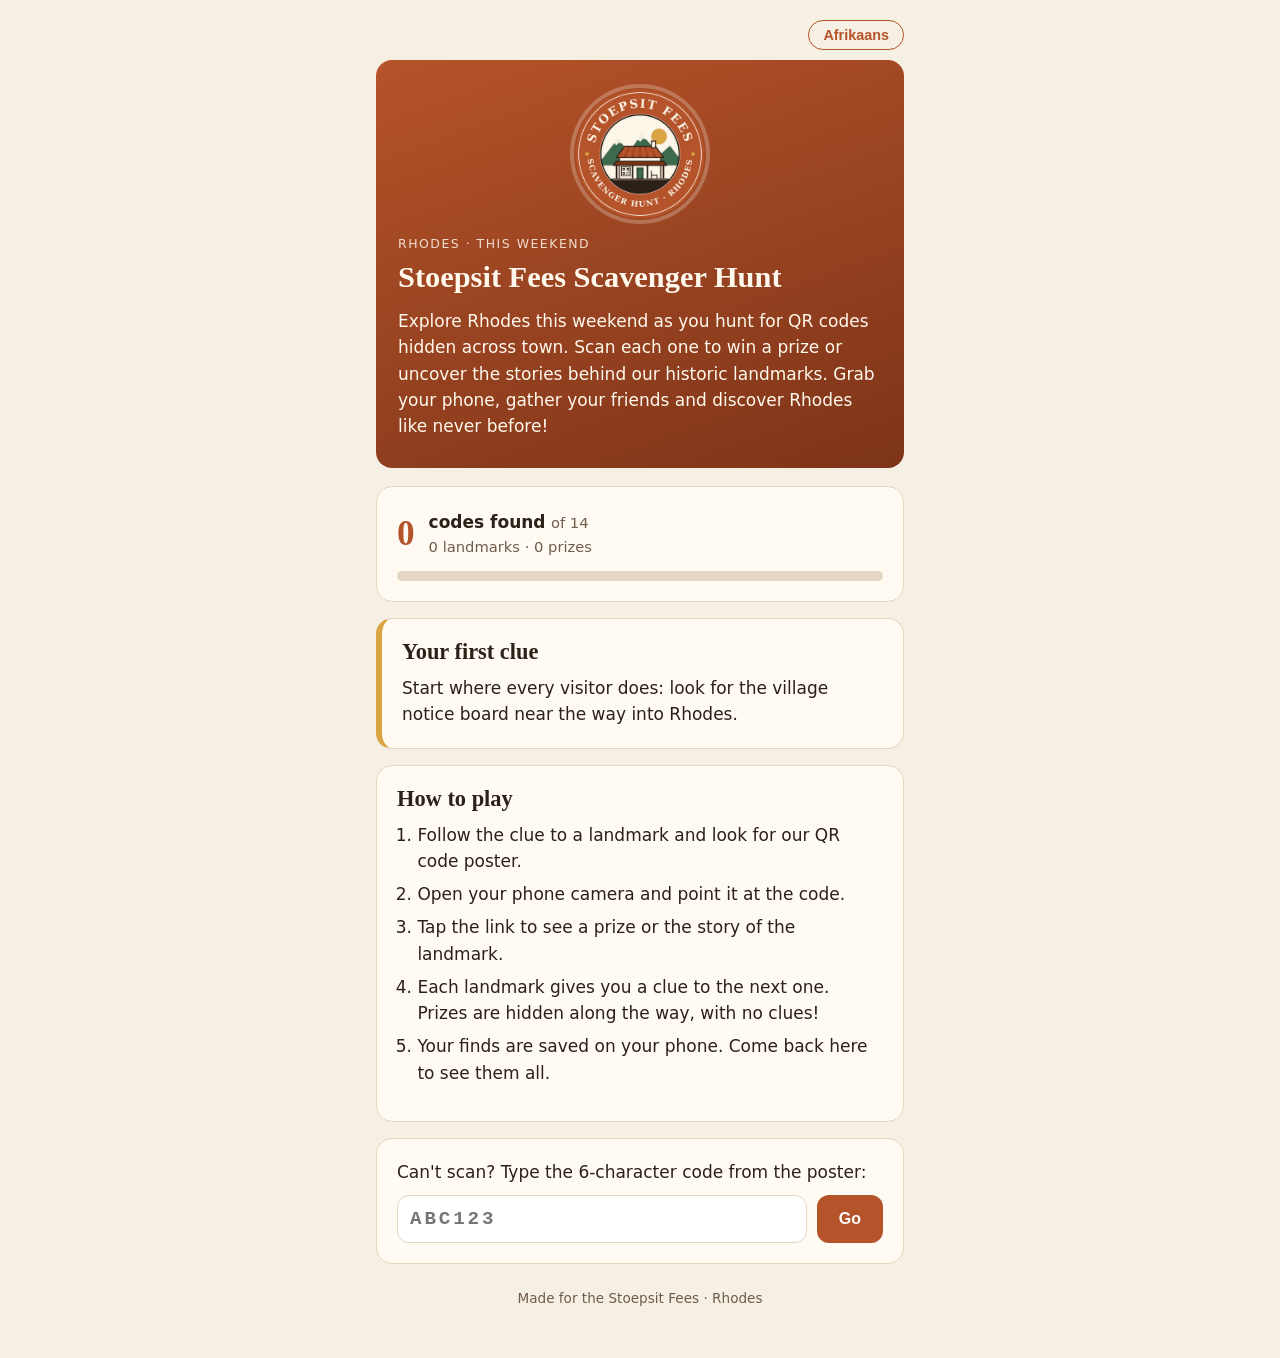
<file: index.html>
<!doctype html>
<html lang="en">
<head>
  <meta charset="utf-8">
  <meta name="viewport" content="width=device-width, initial-scale=1">
  <meta name="theme-color" content="#b5532a">
  <title>Stoepsit Fees Scavenger Hunt</title>
  <meta name="description" content="Hunt for QR codes hidden across Rhodes. Win prizes and uncover the stories behind our historic landmarks.">
  <meta property="og:title" content="Stoepsit Fees Scavenger Hunt">
  <meta property="og:description" content="Hunt for QR codes hidden across Rhodes. Win prizes and uncover the stories behind our historic landmarks.">
  <meta property="og:image" content="https://monnavz.github.io/Scavenger_Hunt/logo.png">
  <link rel="icon" type="image/png" href="icon-180.png">
  <link rel="apple-touch-icon" href="icon-180.png">
  <link rel="stylesheet" href="style.css">
</head>
<body>
  <main class="wrap">
    <div class="topbar"><button id="lang" class="lang" type="button"></button></div>

    <section class="hero">
      <img class="logo" src="logo.png" alt="" width="132" height="132">
      <div class="kicker" id="kicker"></div>
      <h1 id="title">Stoepsit Fees Scavenger Hunt</h1>
      <p id="intro"></p>
    </section>

    <section class="card">
      <div class="progress">
        <div class="num" id="count">0</div>
        <div>
          <div><strong id="lbl-found"></strong> <span class="muted" id="of"></span></div>
          <div class="muted" id="split"></div>
        </div>
      </div>
      <div class="bar"><span id="bar" style="width:0"></span></div>
    </section>

    <section class="card finish" id="finish-card" hidden>
      <h2 id="finish-title"></h2>
      <p id="finish-text"></p>
    </section>

    <section class="card clue" id="clue-card" hidden>
      <h2 id="clue-title"></h2>
      <p id="clue-text" style="margin:0"></p>
    </section>

    <section class="card">
      <h2 id="how-title"></h2>
      <ol class="steps" id="how"></ol>
      <p class="muted" id="contact" style="margin-top:12px"></p>
    </section>

    <section class="card">
      <form id="code-form" autocomplete="off">
        <label for="code" id="code-label"></label>
        <div class="code-row">
          <input id="code" name="c" maxlength="6" autocapitalize="characters" autocorrect="off" spellcheck="false" placeholder="ABC123" required>
          <button class="btn" type="submit" id="code-go"></button>
        </div>
      </form>
    </section>

    <section class="card" id="found-card" hidden>
      <h2 id="finds-title"></h2>
      <ul class="found-list" id="found"></ul>
    </section>

    <footer id="footer"></footer>
  </main>

  <script src="data.js"></script>
  <script src="app.js"></script>
  <script>
    var H = window.HUNT, s = Hunt.state(), esc = Hunt.esc, T = Hunt.T, L = Hunt.L;
    function set(id, text) { document.getElementById(id).textContent = text; }
    Hunt.initLang();

    document.title = L(H, "title");
    set("title", L(H, "title"));
    set("intro", L(H, "intro"));
    set("kicker", H.town + " · " + L(H, "dates"));
    if (H.contact) set("contact", L(H, "contact"));
    set("lbl-found", T("codesFound"));
    set("how-title", T("howTitle"));
    document.getElementById("how").innerHTML = T("how").map(function (x) { return "<li>" + esc(x) + "</li>"; }).join("");
    set("code-label", T("cantScan"));
    set("code-go", T("go"));
    set("finds-title", T("yourFinds"));
    set("finish-title", T("allTitle"));
    set("finish-text", T("allHome"));
    set("footer", T("madeFor") + " · " + H.town);

    var stops = Hunt.active(), total = stops.length;
    var found = stops.filter(function (x) { return s.found[x.code]; })
      .sort(function (a, b) { return s.found[b.code] - s.found[a.code]; });
    var nH = found.filter(function (x) { return x.type === "history"; }).length;
    var nP = found.length - nH;

    set("count", found.length);
    set("of", T("of") + " " + total);
    set("split", nH + " " + T(nH === 1 ? "landmark" : "landmarks") + " · " + nP + " " + T(nP === 1 ? "prize" : "prizes"));
    document.getElementById("bar").style.width = (total ? (100 * found.length / total) : 0) + "%";

    var next = Hunt.nextLandmark(s.found, null);
    if (total && found.length === total) {
      document.getElementById("finish-card").hidden = false;
    } else if (next) {
      document.getElementById("clue-card").hidden = false;
      set("clue-title", T(found.length ? "nextClue" : "firstClue"));
      set("clue-text", L(next, "clue"));
    }

    if (found.length) {
      document.getElementById("found-card").hidden = false;
      document.getElementById("found").innerHTML = found.map(function (x) {
        return '<li><a href="stop.html?c=' + encodeURIComponent(x.code) + '">' +
          '<span class="tag ' + x.type + '">' + esc(T(x.type === "prize" ? "tagPrize" : "tagLandmark")) + "</span>" +
          "<span>" + esc(L(x, "name")) + "</span></a></li>";
      }).join("");
    }

    document.getElementById("code-form").onsubmit = function (e) {
      e.preventDefault();
      var c = document.getElementById("code").value.replace(/[^a-z0-9]/gi, "").toUpperCase();
      if (c) location.href = "stop.html?c=" + encodeURIComponent(c);
    };
  </script>
</body>
</html>
</file>
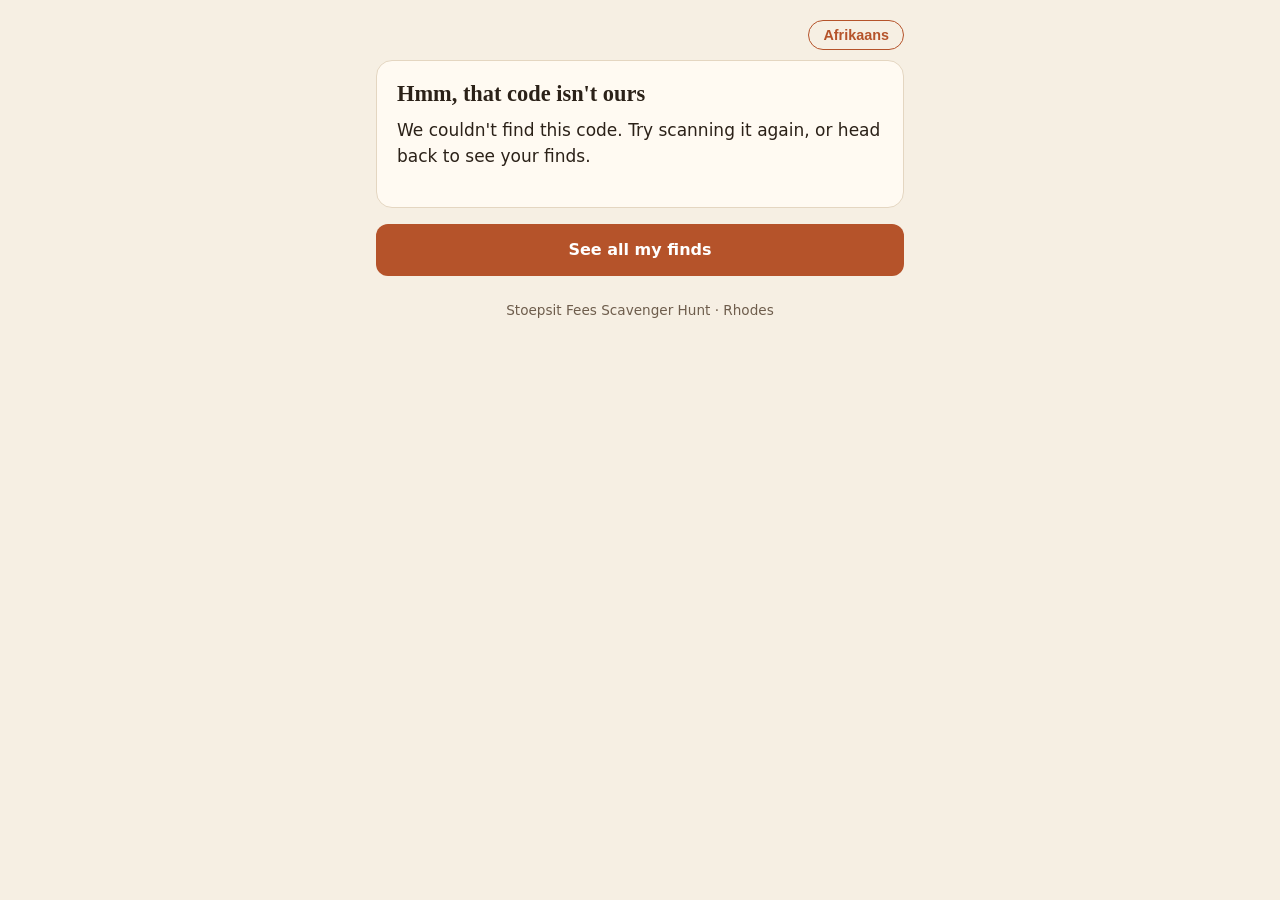
<file: stop.html>
<!doctype html>
<html lang="en">
<head>
  <meta charset="utf-8">
  <meta name="viewport" content="width=device-width, initial-scale=1">
  <meta name="theme-color" content="#b5532a">
  <title>Stoepsit Fees Scavenger Hunt</title>
  <link rel="icon" type="image/png" href="icon-180.png">
  <link rel="apple-touch-icon" href="icon-180.png">
  <link rel="stylesheet" href="style.css">
</head>
<body>
  <main class="wrap">
    <div class="topbar"><button id="lang" class="lang" type="button"></button></div>
    <div id="main"></div>
  </main>

  <script src="data.js"></script>
  <script src="app.js"></script>
  <script>
    var H = window.HUNT, esc = Hunt.esc, T = Hunt.T, L = Hunt.L, main = document.getElementById("main");
    Hunt.initLang();
    var code = new URLSearchParams(location.search).get("c");
    var stop = Hunt.findStop(code);
    var html = "";

    function card(title, text) {
      return '<section class="card"><h2>' + esc(title) + "</h2><p>" + esc(text) + "</p></section>";
    }

    if (!stop) {
      html = card(T("badTitle"), T("badText"));
    } else if (Hunt.isPending(stop)) {
      html = card(T("lockedTitle"), T("lockedText"));
    } else {
      var r = Hunt.markFound(stop.code), s = r.state;
      var act = Hunt.active(), total = act.length;
      var n = act.filter(function (x) { return s.found[x.code]; }).length;
      document.title = L(stop, "name") + " · " + L(H, "title");

      html += '<p class="' + (r.isNew ? "new-find" : "muted") + '">' +
        esc(T(r.isNew ? "newFind" : "already")) + " " +
        esc(T("thatsNofT").replace("{n}", n).replace("{t}", total)) + "</p>";

      if (stop.type === "prize") {
        var claimedAt = s.claimed[stop.code];
        html +=
          '<section class="card prize-box' + (claimedAt ? " is-claimed" : "") + '">' +
          '<span class="tag prize badge">' + esc(T("foundPrize")) + "</span>" +
          (stop.placeholder ? '<p class="example">' + esc(T("example")) + "</p>" : "") +
          "<h1>" + esc(L(stop, "name")) + "</h1>" +
          '<div class="big">' + esc(L(stop, "prize")) + "</div>" +
          (stop.sponsor ? '<p class="muted">' + esc(T("thanksTo")) + " " + esc(L(stop, "sponsor")) + "</p>" : "") +
          "<p>" + esc(L(stop, "claim")) + "</p>" +
          (stop.limit ? '<p class="muted">' + esc(L(stop, "limit")) + "</p>" : "") +
          '<div class="claim-ticket">' +
          (claimedAt
            ? '<div class="stamp">' + esc(T("claimed")) + "</div>" + esc(T("claimedNote")) + "<br>"
            : esc(T("showToClaim")) + "<br>") +
          esc(T("player")) + " <strong>" + esc(s.player) + "</strong> · " + esc(stop.code) + "<br>" +
          esc(T("found")) + " " + esc(Hunt.fmtTime(s.found[stop.code])) + "</div>" +
          (claimedAt ? "" : '<button class="btn secondary" id="claim-btn" type="button">' + esc(T("staffMark")) + "</button>") +
          "</section>";
      } else {
        var img = L(stop, "image");
        html +=
          '<section class="card">' +
          '<span class="tag history badge">' + esc(T("historic")) + "</span>" +
          "<h1>" + esc(L(stop, "name")) + "</h1>" +
          (L(stop, "year") ? '<p class="muted">' + esc(L(stop, "year")) + "</p>" : "") +
          (img ? '<img class="stop-img" src="' + esc(img) + '" alt="' + esc(L(stop, "name")) + '">' : "") +
          (L(stop, "story") || []).map(function (p) { return "<p>" + esc(p) + "</p>"; }).join("") +
          (L(stop, "funFact") ? '<p class="funfact"><strong>' + esc(T("didYouKnow")) + "</strong> " + esc(L(stop, "funFact")) + "</p>" : "") +
          "</section>";
      }

      var next = Hunt.nextLandmark(s.found, stop.type === "history" ? stop.code : null);
      if (n === total) {
        html += '<section class="card finish"><h2>' + esc(T("allTitle")) + "</h2><p>" + esc(T("allStop")) + "</p></section>";
      } else if (next) {
        html += '<section class="card clue"><h2>' + esc(T("nextClue")) + '</h2><p style="margin:0">' + esc(L(next, "clue")) + "</p></section>";
      }
    }

    html += '<a class="btn" href="index.html">' + esc(T("seeAll")) + "</a>" +
      "<footer>" + esc(L(H, "title")) + " · " + esc(H.town) + "</footer>";
    main.innerHTML = html;

    // Prize-giver taps twice to mark the prize as handed over on this phone.
    var btn = document.getElementById("claim-btn");
    if (btn) {
      var armed = false;
      btn.onclick = function () {
        if (!armed) {
          armed = true; btn.textContent = T("tapAgain"); btn.classList.add("armed");
          setTimeout(function () { armed = false; btn.textContent = T("staffMark"); btn.classList.remove("armed"); }, 4000);
        } else {
          Hunt.markClaimed(stop.code); location.reload();
        }
      };
    }
  </script>
</body>
</html>
</file>
<file: style.css>
:root {
  --bg: #f6efe3;
  --card: #fffaf2;
  --ink: #2b2118;
  --muted: #6e5d4c;
  --accent: #b5532a;   /* rusty corrugated-iron red */
  --accent-2: #3d6b4f; /* mountain green */
  --gold: #d9a441;
  --line: #e4d6c1;
  --radius: 16px;
}
* { box-sizing: border-box; }
html, body { margin: 0; }
body {
  background: var(--bg);
  color: var(--ink);
  font-family: system-ui, -apple-system, "Segoe UI", Roboto, sans-serif;
  font-size: 17px;
  line-height: 1.55;
  -webkit-text-size-adjust: 100%;
}
.wrap { max-width: 560px; margin: 0 auto; padding: 20px 16px 48px; }
h1, h2, h3 { font-family: Georgia, "Times New Roman", serif; line-height: 1.2; margin: 0 0 .4em; }
h1 { font-size: 1.9rem; }
h2 { font-size: 1.4rem; }
p { margin: 0 0 1em; }
a { color: var(--accent); }

.hero {
  background: linear-gradient(160deg, var(--accent) 0%, #7d3418 100%);
  color: #fff8ec;
  border-radius: var(--radius);
  padding: 28px 22px;
  margin-bottom: 18px;
}
.hero .kicker { text-transform: uppercase; letter-spacing: .12em; font-size: .78rem; opacity: .85; margin-bottom: 6px; }
.hero p { margin: .6em 0 0; }

.card {
  background: var(--card);
  border: 1px solid var(--line);
  border-radius: var(--radius);
  padding: 20px;
  margin-bottom: 16px;
}
.muted { color: var(--muted); font-size: .92rem; }

.progress { display: flex; align-items: center; gap: 14px; }
.progress .num { font-size: 2.2rem; font-weight: 700; font-family: Georgia, serif; color: var(--accent); }
.bar { height: 10px; background: var(--line); border-radius: 99px; overflow: hidden; margin-top: 10px; }
.bar > span { display: block; height: 100%; background: var(--accent-2); transition: width .4s; }

.steps { padding-left: 1.2em; margin: 0; }
.steps li { margin-bottom: .4em; }

.found-list { list-style: none; padding: 0; margin: 0; }
.found-list li { border-top: 1px solid var(--line); }
.found-list li:first-child { border-top: 0; }
.found-list a { display: flex; gap: 10px; align-items: center; padding: 12px 0; text-decoration: none; color: var(--ink); }
.tag { font-size: .72rem; text-transform: uppercase; letter-spacing: .08em; padding: 3px 8px; border-radius: 99px; white-space: nowrap; }
.tag.history { background: #e3ecdf; color: var(--accent-2); }
.tag.prize { background: #f8e7c2; color: #7a5410; }

.badge { display: inline-block; margin-bottom: 10px; }
.stop-img { width: 100%; border-radius: 12px; margin-bottom: 14px; display: block; }
.funfact { background: #eef3ea; border-left: 4px solid var(--accent-2); padding: 12px 14px; border-radius: 8px; }

.prize-box {
  text-align: center;
  background: radial-gradient(circle at 50% 0%, #fff3d1 0%, var(--card) 70%);
  border: 2px dashed var(--gold);
}
.prize-box .big { font-size: 1.5rem; font-family: Georgia, serif; font-weight: 700; margin: 6px 0 12px; }
.claim-ticket { font-family: ui-monospace, Menlo, monospace; background: var(--ink); color: #fff; border-radius: 10px; padding: 12px; margin-top: 14px; font-size: .95rem; }
.claim-ticket strong { font-size: 1.3rem; letter-spacing: .1em; color: var(--gold); }

.btn {
  display: block; width: 100%; text-align: center;
  background: var(--accent); color: #fff; text-decoration: none;
  padding: 14px; border-radius: 12px; font-weight: 600; font-size: 1rem; border: 0;
}
.btn.secondary { background: transparent; color: var(--accent); border: 2px solid var(--accent); margin-top: 10px; }
.new-find { color: var(--accent-2); font-weight: 600; }
footer { text-align: center; color: var(--muted); font-size: .85rem; margin-top: 24px; }

.clue { border-left: 6px solid var(--gold); }
.finish { background: var(--accent-2); color: #fff; border-color: var(--accent-2); text-align: center; }
.finish p { margin: 0; }

.topbar { display: flex; justify-content: flex-end; margin-bottom: 10px; }
.lang { background: transparent; border: 1.5px solid var(--accent); color: var(--accent); border-radius: 99px; padding: 6px 14px; font-size: .9rem; font-weight: 600; }
.code-row { display: flex; gap: 10px; margin-top: 10px; }
.code-row input { flex: 1; min-width: 0; font: 600 1.2rem ui-monospace, Menlo, monospace; letter-spacing: .15em; text-transform: uppercase; padding: 12px; border: 1.5px solid var(--line); border-radius: 12px; background: #fff; color: var(--ink); }
.code-row .btn { width: auto; padding: 12px 22px; }
.example { background: #fde9e2; color: #8a2f10; border-radius: 8px; padding: 8px 10px; font-size: .9rem; font-weight: 600; }
.stamp { display: inline-block; border: 3px solid #e2574c; color: #ff8d84; font-weight: 800; letter-spacing: .2em; padding: 2px 12px; border-radius: 6px; transform: rotate(-4deg); margin-bottom: 8px; }
.is-claimed .big { text-decoration: line-through; opacity: .6; }
.btn.armed { background: var(--accent); color: #fff; }

.hero .logo { display: block; margin: 0 auto 14px; border-radius: 50%; box-shadow: 0 0 0 4px rgba(255,248,236,.25); }
</file>
